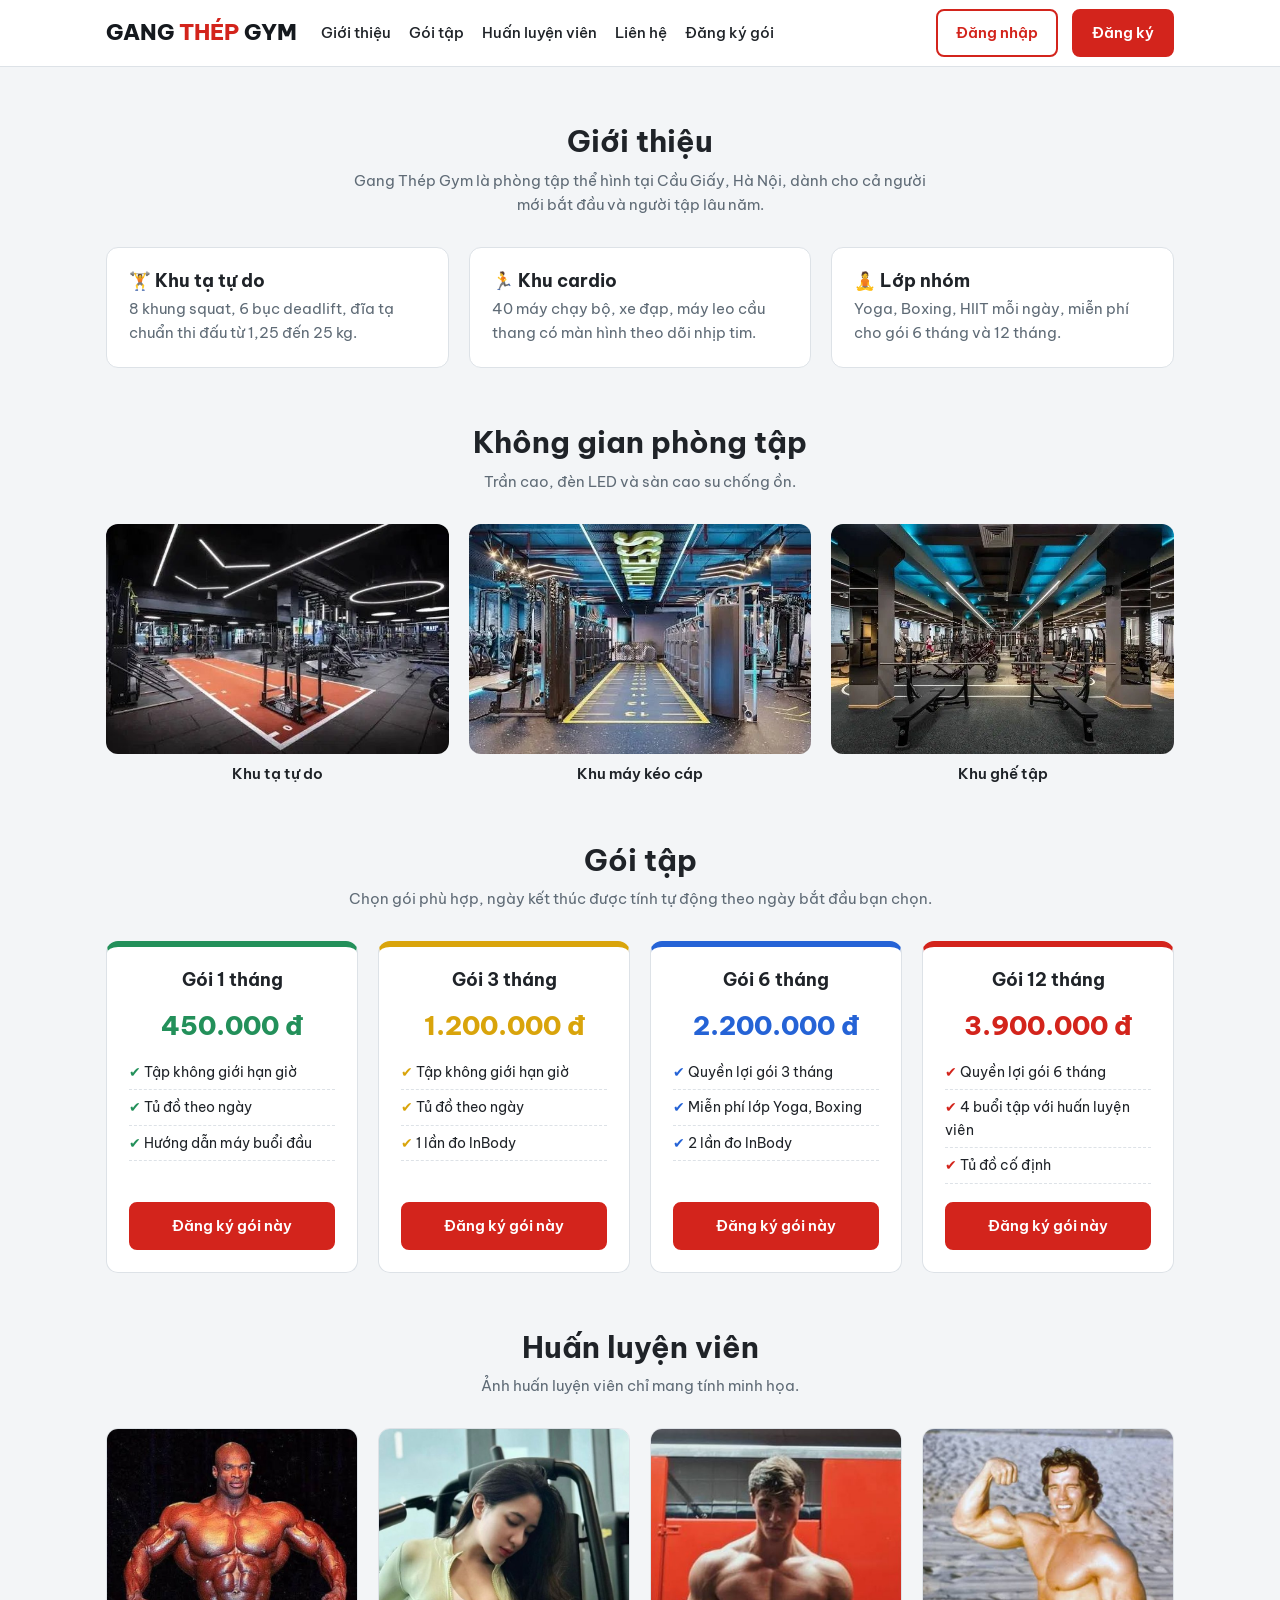
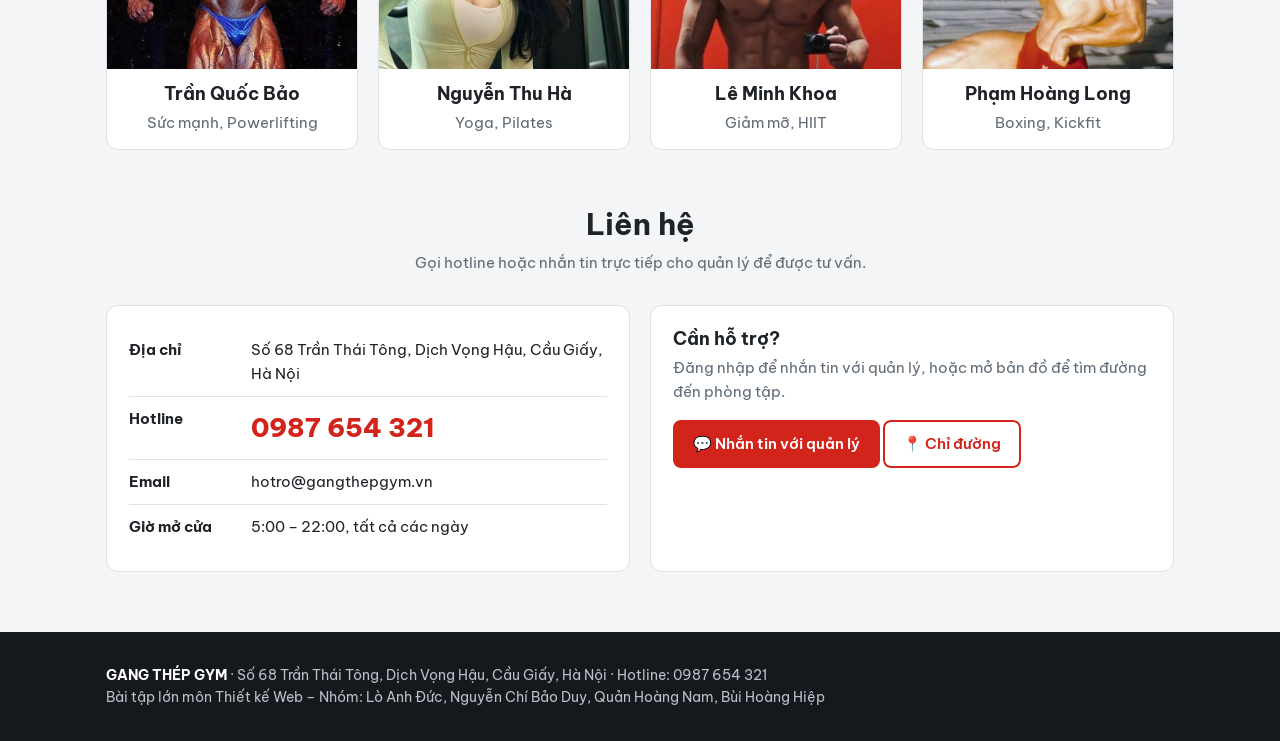
<file: index.html>
<!DOCTYPE html>
<html lang="vi">
<head>
  <meta charset="UTF-8">
  <meta name="viewport" content="width=device-width, initial-scale=1.0">
  <title>Trang chủ – Gang Thép Gym</title>
  <link rel="preconnect" href="https://fonts.googleapis.com">
  <link rel="preconnect" href="https://fonts.gstatic.com" crossorigin>
  <link rel="stylesheet" href="https://fonts.googleapis.com/css2?family=Be+Vietnam+Pro:wght@400;500;600;800&display=swap">
  <link rel="stylesheet" href="css/anhduc/style.css">
</head>
<body>

  <header>
    <div class="khung thanh-menu">
      <a href="index.html" class="logo">Gang <span>Thép</span> Gym</a>
      <button id="nutMenu" aria-label="Mở menu">☰</button>
      <nav id="menuChinh">
        <a href="index.html#gioi-thieu">Giới thiệu</a>
        <a href="index.html#goi-tap">Gói tập</a>
        <a href="index.html#huan-luyen-vien">Huấn luyện viên</a>
        <a href="index.html#lien-he">Liên hệ</a>
        <a href="dang-ky-goi.html">Đăng ký gói</a>
      </nav>
      <div id="khuVucTaiKhoan"></div>
    </div>
  </header>

  <main class="khung">

    <section class="muc" id="gioi-thieu">
      <h2>Giới thiệu</h2>
      <p class="mo-ta">Gang Thép Gym là phòng tập thể hình tại Cầu Giấy, Hà Nội, dành cho cả người mới bắt đầu và người tập lâu năm.</p>
      <div class="luoi-3">
        <div class="the"><h3>🏋️ Khu tạ tự do</h3><p>8 khung squat, 6 bục deadlift, đĩa tạ chuẩn thi đấu từ 1,25 đến 25 kg.</p></div>
        <div class="the"><h3>🏃 Khu cardio</h3><p>40 máy chạy bộ, xe đạp, máy leo cầu thang có màn hình theo dõi nhịp tim.</p></div>
        <div class="the"><h3>🧘 Lớp nhóm</h3><p>Yoga, Boxing, HIIT mỗi ngày, miễn phí cho gói 6 tháng và 12 tháng.</p></div>
      </div>
    </section>

    <section class="muc" id="anh-phong-tap">
      <h2>Không gian phòng tập</h2>
      <p class="mo-ta">Trần cao, đèn LED và sàn cao su chống ồn.</p>
      <div class="luoi-3">
        <div class="anh-phong-tap"><img src="images/gym-1.jpg" alt="Đường chạy sled màu đỏ giữa khu tạ"><p>Khu tạ tự do</p></div>
        <div class="anh-phong-tap"><img src="images/gym-2.jpg" alt="Lối đi giữa hai dãy máy kéo cáp"><p>Khu máy kéo cáp</p></div>
        <div class="anh-phong-tap"><img src="images/gym-3.jpg" alt="Dãy ghế đẩy ngực dưới trần đèn xanh"><p>Khu ghế tập</p></div>
      </div>
    </section>

    <section class="muc" id="goi-tap">
      <h2>Gói tập</h2>
      <p class="mo-ta">Chọn gói phù hợp, ngày kết thúc được tính tự động theo ngày bắt đầu bạn chọn.</p>
      <div class="luoi-4" id="danhSachGoi"></div>
    </section>

    <section class="muc" id="huan-luyen-vien">
      <h2>Huấn luyện viên</h2>
      <p class="mo-ta">Ảnh huấn luyện viên chỉ mang tính minh họa.</p>
      <div class="luoi-4">
        <div class="the hlv"><img src="images/pt-quocbao.jpg" alt="HLV Trần Quốc Bảo"><div><h3>Trần Quốc Bảo</h3><p>Sức mạnh, Powerlifting</p></div></div>
        <div class="the hlv"><img src="images/pt-nu.jpg" alt="HLV Nguyễn Thu Hà"><div><h3>Nguyễn Thu Hà</h3><p>Yoga, Pilates</p></div></div>
        <div class="the hlv"><img src="images/pt-minhkhoa.jpg" alt="HLV Lê Minh Khoa"><div><h3>Lê Minh Khoa</h3><p>Giảm mỡ, HIIT</p></div></div>
        <div class="the hlv"><img src="images/pt-hoanglong.jpg" alt="HLV Phạm Hoàng Long"><div><h3>Phạm Hoàng Long</h3><p>Boxing, Kickfit</p></div></div>
      </div>
    </section>

    <section class="muc" id="lien-he">
      <h2>Liên hệ</h2>
      <p class="mo-ta">Gọi hotline hoặc nhắn tin trực tiếp cho quản lý để được tư vấn.</p>
      <div class="lien-he">
        <div class="the">
          <div class="dong"><b>Địa chỉ</b><span>Số 68 Trần Thái Tông, Dịch Vọng Hậu, Cầu Giấy, Hà Nội</span></div>
          <div class="dong"><b>Hotline</b><span class="so-hotline">0987 654 321</span></div>
          <div class="dong"><b>Email</b><span>hotro@gangthepgym.vn</span></div>
          <div class="dong"><b>Giờ mở cửa</b><span>5:00 – 22:00, tất cả các ngày</span></div>
        </div>
        <div class="the">
          <h3>Cần hỗ trợ?</h3>
          <p style="margin-bottom:16px">Đăng nhập để nhắn tin với quản lý, hoặc mở bản đồ để tìm đường đến phòng tập.</p>
          <a href="tin-nhan.html" class="nut">💬 Nhắn tin với quản lý</a>
          <a href="https://www.google.com/maps/search/?api=1&query=68+Tr%E1%BA%A7n+Th%C3%A1i+T%C3%B4ng+C%E1%BA%A7u+Gi%E1%BA%A5y+H%C3%A0+N%E1%BB%99i" target="_blank" rel="noopener" class="nut nut-vien">📍 Chỉ đường</a>
        </div>
      </div>
    </section>
  </main>

  <footer>
    <div class="khung">
      <b>GANG THÉP GYM</b> · Số 68 Trần Thái Tông, Dịch Vọng Hậu, Cầu Giấy, Hà Nội · Hotline: 0987 654 321<br>
      Bài tập lớn môn Thiết kế Web – Nhóm: Lò Anh Đức, Nguyễn Chí Bảo Duy, Quản Hoàng Nam, Bùi Hoàng Hiệp
    </div>
  </footer>

  <script src="js/anhduc/common.js"></script>
  <script src="js/duy/trang-chu.js"></script>
</body>
</html>
</file>
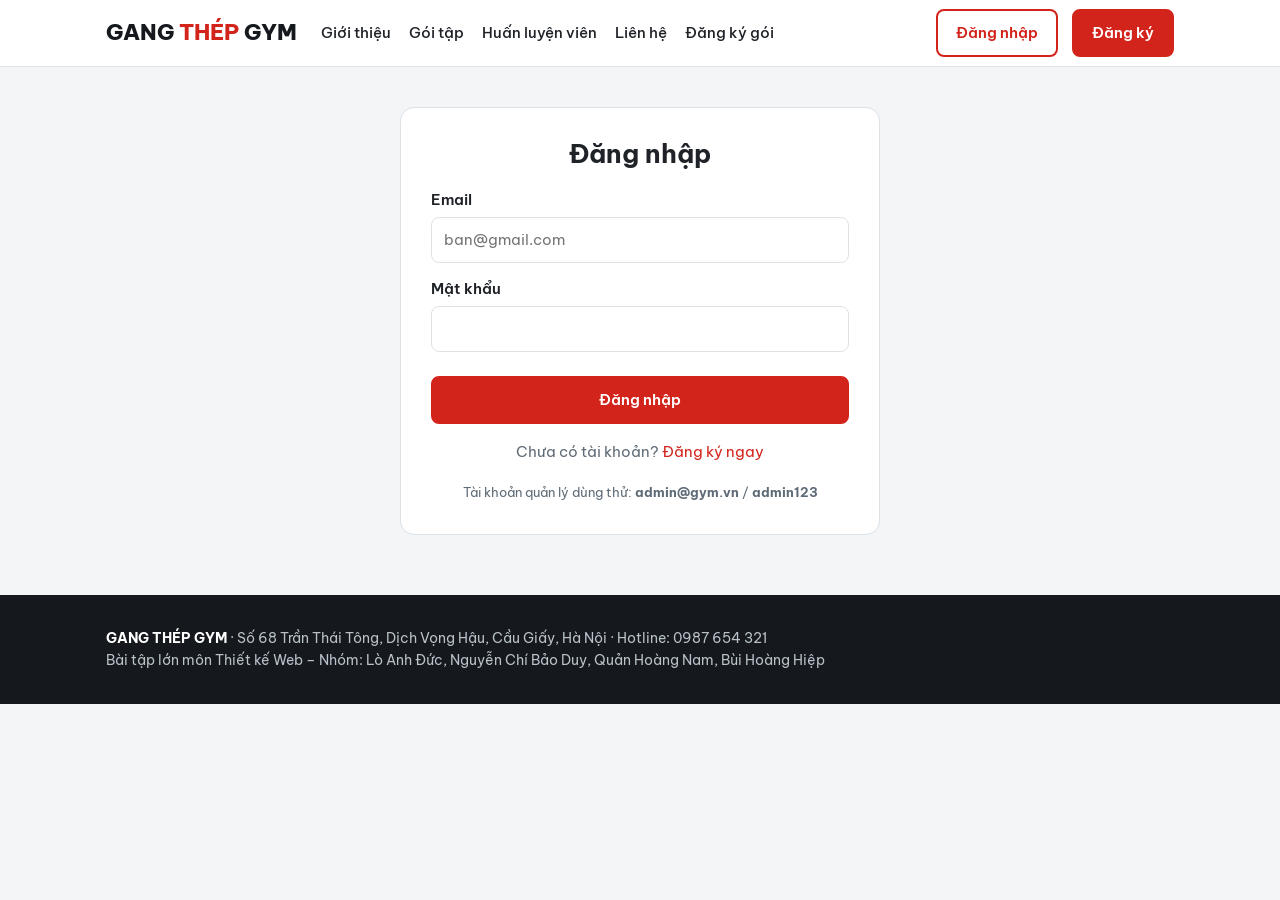
<file: dang-ky-goi.html>
<!DOCTYPE html>
<html lang="vi">
<head>
  <meta charset="UTF-8">
  <meta name="viewport" content="width=device-width, initial-scale=1.0">
  <title>Đăng ký gói tập – Gang Thép Gym</title>
  <link rel="preconnect" href="https://fonts.googleapis.com">
  <link rel="preconnect" href="https://fonts.gstatic.com" crossorigin>
  <link rel="stylesheet" href="https://fonts.googleapis.com/css2?family=Be+Vietnam+Pro:wght@400;500;600;800&display=swap">
  <link rel="stylesheet" href="css/anhduc/style.css">
</head>
<body>

  <header>
    <div class="khung thanh-menu">
      <a href="index.html" class="logo">Gang <span>Thép</span> Gym</a>
      <button id="nutMenu" aria-label="Mở menu">☰</button>
      <nav id="menuChinh">
        <a href="index.html#gioi-thieu">Giới thiệu</a>
        <a href="index.html#goi-tap">Gói tập</a>
        <a href="index.html#huan-luyen-vien">Huấn luyện viên</a>
        <a href="index.html#lien-he">Liên hệ</a>
        <a href="dang-ky-goi.html">Đăng ký gói</a>
      </nav>
      <div id="khuVucTaiKhoan"></div>
    </div>
  </header>

  <main class="khung">
    <form class="khung-form rong" id="formDangKyGoi" novalidate>
      <h1 id="tieuDeForm">Đăng ký gói tập</h1>
      <div class="hai-cot">
        <div class="o-nhap"><label for="hoTen">Họ và tên</label><input id="hoTen"><span class="loi" id="loiHoTen"></span></div>
        <div class="o-nhap"><label for="sdt">Số điện thoại</label><input id="sdt" placeholder="09xxxxxxxx"><span class="loi" id="loiSdt"></span></div>
      </div>
      <div class="o-nhap"><label for="diaChi">Địa chỉ</label><input id="diaChi" placeholder="Số nhà, đường, phường, quận, thành phố"><span class="loi" id="loiDiaChi"></span></div>
      <div class="o-nhap"><label for="goiTap">Chọn gói tập</label><select id="goiTap"></select></div>
      <div class="hai-cot">
        <div class="o-nhap"><label for="ngayBatDau">Ngày bắt đầu</label><input id="ngayBatDau" type="date"><span class="loi" id="loiNgay"></span></div>
        <div class="o-nhap"><label for="ngayKetThuc">Ngày kết thúc (tự tính)</label><input id="ngayKetThuc" readonly></div>
      </div>
      <div class="hop-tom-tat">Tổng tiền: <span class="tong" id="tongTien">0 đ</span></div>
      <button type="submit" class="nut" style="width:100%" id="nutGui">Gửi đăng ký</button>
      <p class="goi-y"><small>Sau khi gửi, bạn thanh toán tại quầy. Quản lý sẽ duyệt và kích hoạt gói.</small></p>
    </form>
  </main>

  <footer>
    <div class="khung">
      <b>GANG THÉP GYM</b> · Số 68 Trần Thái Tông, Dịch Vọng Hậu, Cầu Giấy, Hà Nội · Hotline: 0987 654 321<br>
      Bài tập lớn môn Thiết kế Web – Nhóm: Lò Anh Đức, Nguyễn Chí Bảo Duy, Quản Hoàng Nam, Bùi Hoàng Hiệp
    </div>
  </footer>

  <script src="js/anhduc/common.js"></script>
  <script src="js/nam/dang-ky-goi.js"></script>
</body>
</html>
</file>
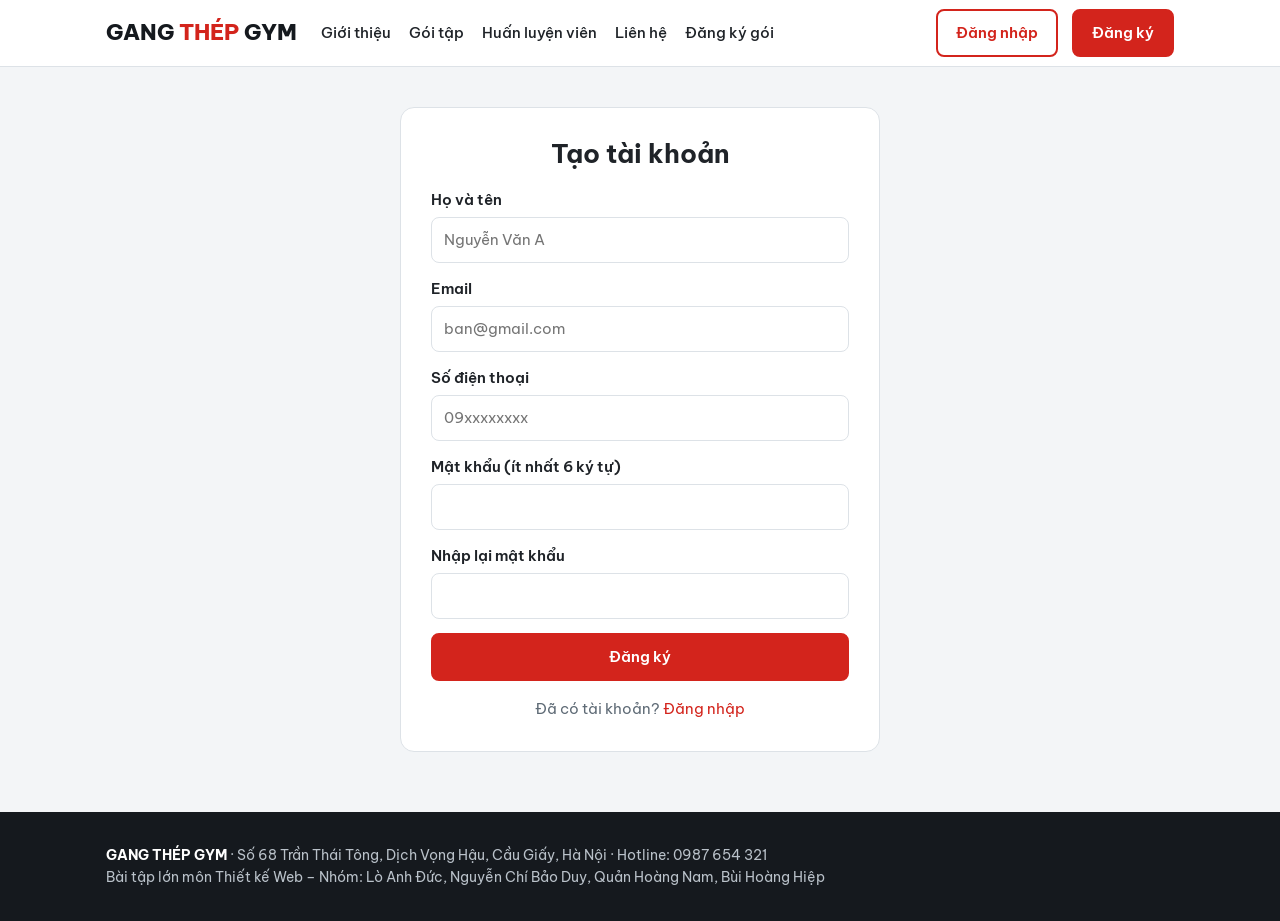
<file: dang-ky.html>
<!DOCTYPE html>
<html lang="vi">
<head>
  <meta charset="UTF-8">
  <meta name="viewport" content="width=device-width, initial-scale=1.0">
  <title>Đăng ký tài khoản – Gang Thép Gym</title>
  <link rel="preconnect" href="https://fonts.googleapis.com">
  <link rel="preconnect" href="https://fonts.gstatic.com" crossorigin>
  <link rel="stylesheet" href="https://fonts.googleapis.com/css2?family=Be+Vietnam+Pro:wght@400;500;600;800&display=swap">
  <link rel="stylesheet" href="css/anhduc/style.css">
</head>
<body>

  <header>
    <div class="khung thanh-menu">
      <a href="index.html" class="logo">Gang <span>Thép</span> Gym</a>
      <button id="nutMenu" aria-label="Mở menu">☰</button>
      <nav id="menuChinh">
        <a href="index.html#gioi-thieu">Giới thiệu</a>
        <a href="index.html#goi-tap">Gói tập</a>
        <a href="index.html#huan-luyen-vien">Huấn luyện viên</a>
        <a href="index.html#lien-he">Liên hệ</a>
        <a href="dang-ky-goi.html">Đăng ký gói</a>
      </nav>
      <div id="khuVucTaiKhoan"></div>
    </div>
  </header>

  <main class="khung">
    <form class="khung-form" id="formDangKy" novalidate>
      <h1>Tạo tài khoản</h1>
      <div class="o-nhap"><label for="hoTen">Họ và tên</label><input id="hoTen" placeholder="Nguyễn Văn A"><span class="loi" id="loiHoTen"></span></div>
      <div class="o-nhap"><label for="email">Email</label><input id="email" type="email" placeholder="ban@gmail.com"><span class="loi" id="loiEmail"></span></div>
      <div class="o-nhap"><label for="sdt">Số điện thoại</label><input id="sdt" placeholder="09xxxxxxxx"><span class="loi" id="loiSdt"></span></div>
      <div class="o-nhap"><label for="matKhau">Mật khẩu (ít nhất 6 ký tự)</label><input id="matKhau" type="password"><span class="loi" id="loiMatKhau"></span></div>
      <div class="o-nhap"><label for="nhapLai">Nhập lại mật khẩu</label><input id="nhapLai" type="password"><span class="loi" id="loiNhapLai"></span></div>
      <button type="submit" class="nut" style="width:100%">Đăng ký</button>
      <p class="goi-y">Đã có tài khoản? <a href="dang-nhap.html">Đăng nhập</a></p>
    </form>
  </main>

  <footer>
    <div class="khung">
      <b>GANG THÉP GYM</b> · Số 68 Trần Thái Tông, Dịch Vọng Hậu, Cầu Giấy, Hà Nội · Hotline: 0987 654 321<br>
      Bài tập lớn môn Thiết kế Web – Nhóm: Lò Anh Đức, Nguyễn Chí Bảo Duy, Quản Hoàng Nam, Bùi Hoàng Hiệp
    </div>
  </footer>

  <script src="js/anhduc/common.js"></script>
  <script src="js/duy/dang-ky.js"></script>
</body>
</html>
</file>
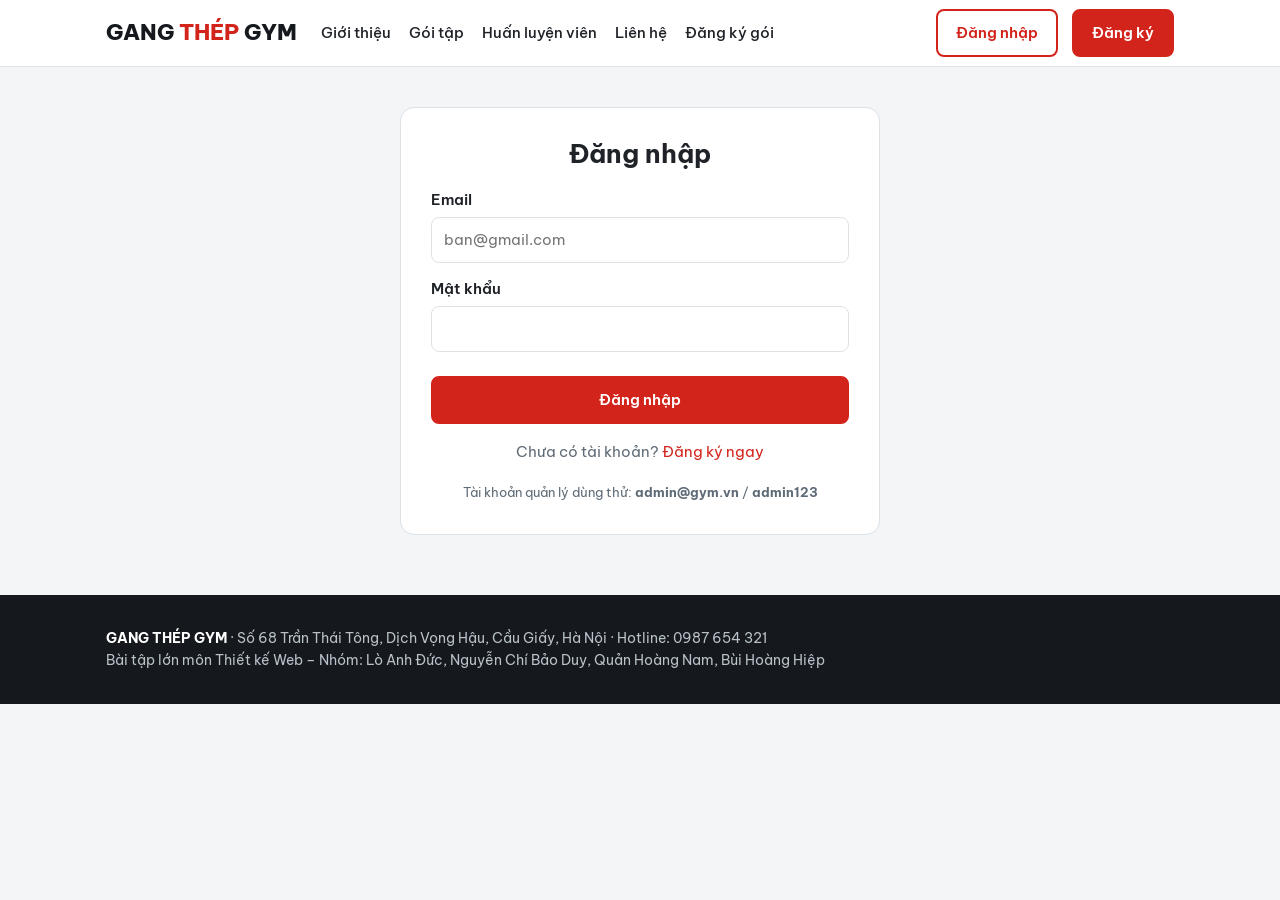
<file: dang-nhap.html>
<!DOCTYPE html>
<html lang="vi">
<head>
  <meta charset="UTF-8">
  <meta name="viewport" content="width=device-width, initial-scale=1.0">
  <title>Đăng nhập – Gang Thép Gym</title>
  <link rel="preconnect" href="https://fonts.googleapis.com">
  <link rel="preconnect" href="https://fonts.gstatic.com" crossorigin>
  <link rel="stylesheet" href="https://fonts.googleapis.com/css2?family=Be+Vietnam+Pro:wght@400;500;600;800&display=swap">
  <link rel="stylesheet" href="css/anhduc/style.css">
</head>
<body>

  <header>
    <div class="khung thanh-menu">
      <a href="index.html" class="logo">Gang <span>Thép</span> Gym</a>
      <button id="nutMenu" aria-label="Mở menu">☰</button>
      <nav id="menuChinh">
        <a href="index.html#gioi-thieu">Giới thiệu</a>
        <a href="index.html#goi-tap">Gói tập</a>
        <a href="index.html#huan-luyen-vien">Huấn luyện viên</a>
        <a href="index.html#lien-he">Liên hệ</a>
        <a href="dang-ky-goi.html">Đăng ký gói</a>
      </nav>
      <div id="khuVucTaiKhoan"></div>
    </div>
  </header>

  <main class="khung">
    <form class="khung-form" id="formDangNhap" novalidate>
      <h1>Đăng nhập</h1>
      <div class="o-nhap"><label for="email">Email</label><input id="email" type="email" placeholder="ban@gmail.com"></div>
      <div class="o-nhap"><label for="matKhau">Mật khẩu</label><input id="matKhau" type="password"></div>
      <span class="loi" id="loiDangNhap"></span>
      <button type="submit" class="nut" style="width:100%;margin-top:10px">Đăng nhập</button>
      <p class="goi-y">Chưa có tài khoản? <a href="dang-ky.html">Đăng ký ngay</a></p>
      <p class="goi-y"><small>Tài khoản quản lý dùng thử: <b>admin@gym.vn</b> / <b>admin123</b></small></p>
    </form>
  </main>

  <footer>
    <div class="khung">
      <b>GANG THÉP GYM</b> · Số 68 Trần Thái Tông, Dịch Vọng Hậu, Cầu Giấy, Hà Nội · Hotline: 0987 654 321<br>
      Bài tập lớn môn Thiết kế Web – Nhóm: Lò Anh Đức, Nguyễn Chí Bảo Duy, Quản Hoàng Nam, Bùi Hoàng Hiệp
    </div>
  </footer>

  <script src="js/anhduc/common.js"></script>
  <script src="js/anhduc/dang-nhap.js"></script>
</body>
</html>
</file>
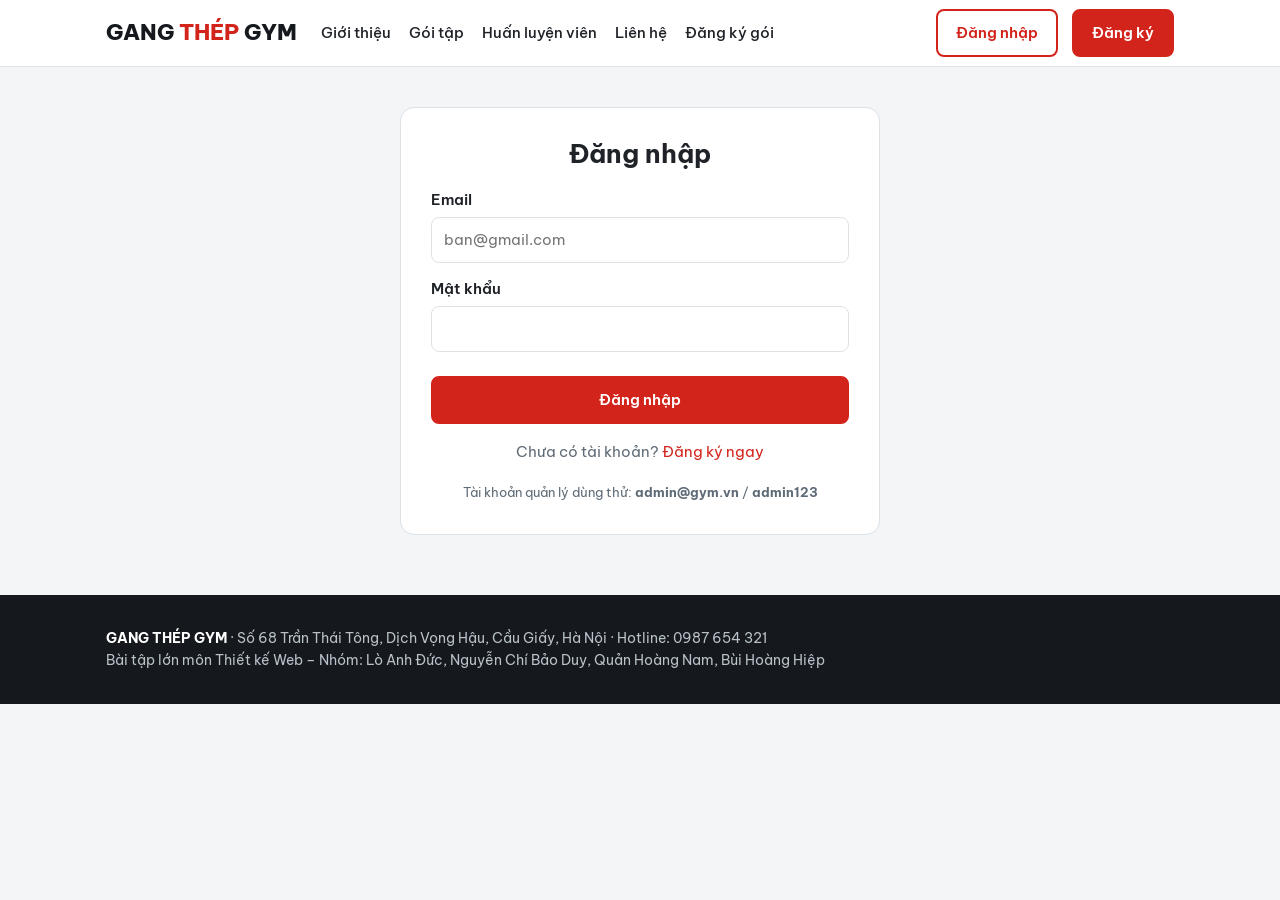
<file: goi-cua-toi.html>
<!DOCTYPE html>
<html lang="vi">
<head>
  <meta charset="UTF-8">
  <meta name="viewport" content="width=device-width, initial-scale=1.0">
  <title>Gói của tôi – Gang Thép Gym</title>
  <link rel="preconnect" href="https://fonts.googleapis.com">
  <link rel="preconnect" href="https://fonts.gstatic.com" crossorigin>
  <link rel="stylesheet" href="https://fonts.googleapis.com/css2?family=Be+Vietnam+Pro:wght@400;500;600;800&display=swap">
  <link rel="stylesheet" href="css/anhduc/style.css">
</head>
<body>

  <header>
    <div class="khung thanh-menu">
      <a href="index.html" class="logo">Gang <span>Thép</span> Gym</a>
      <button id="nutMenu" aria-label="Mở menu">☰</button>
      <nav id="menuChinh">
        <a href="index.html#gioi-thieu">Giới thiệu</a>
        <a href="index.html#goi-tap">Gói tập</a>
        <a href="index.html#huan-luyen-vien">Huấn luyện viên</a>
        <a href="index.html#lien-he">Liên hệ</a>
        <a href="dang-ky-goi.html">Đăng ký gói</a>
      </nav>
      <div id="khuVucTaiKhoan"></div>
    </div>
  </header>

  <main class="khung">
    <section class="muc">
      <h2>Các gói đã đăng ký</h2>
      <p class="mo-ta">Theo dõi ngày bắt đầu, ngày kết thúc và trạng thái từng gói. Bạn có thể đổi sang gói khác hoặc hủy gói.</p>
      <div class="bang-cuon">
        <table>
          <thead>
            <tr><th>STT</th><th>Gói tập</th><th>Ngày đăng ký</th><th>Ngày bắt đầu</th><th>Ngày kết thúc</th><th>Số tiền</th><th>Trạng thái</th><th>Thao tác</th></tr>
          </thead>
          <tbody id="bangGoiCuaToi"></tbody>
        </table>
      </div>
      <p style="margin-top:16px"><a href="dang-ky-goi.html" class="nut">+ Đăng ký gói mới</a></p>
    </section>
  </main>

  <footer>
    <div class="khung">
      <b>GANG THÉP GYM</b> · Số 68 Trần Thái Tông, Dịch Vọng Hậu, Cầu Giấy, Hà Nội · Hotline: 0987 654 321<br>
      Bài tập lớn môn Thiết kế Web – Nhóm: Lò Anh Đức, Nguyễn Chí Bảo Duy, Quản Hoàng Nam, Bùi Hoàng Hiệp
    </div>
  </footer>

  <script src="js/anhduc/common.js"></script>
  <script src="js/nam/goi-cua-toi.js"></script>
</body>
</html>
</file>
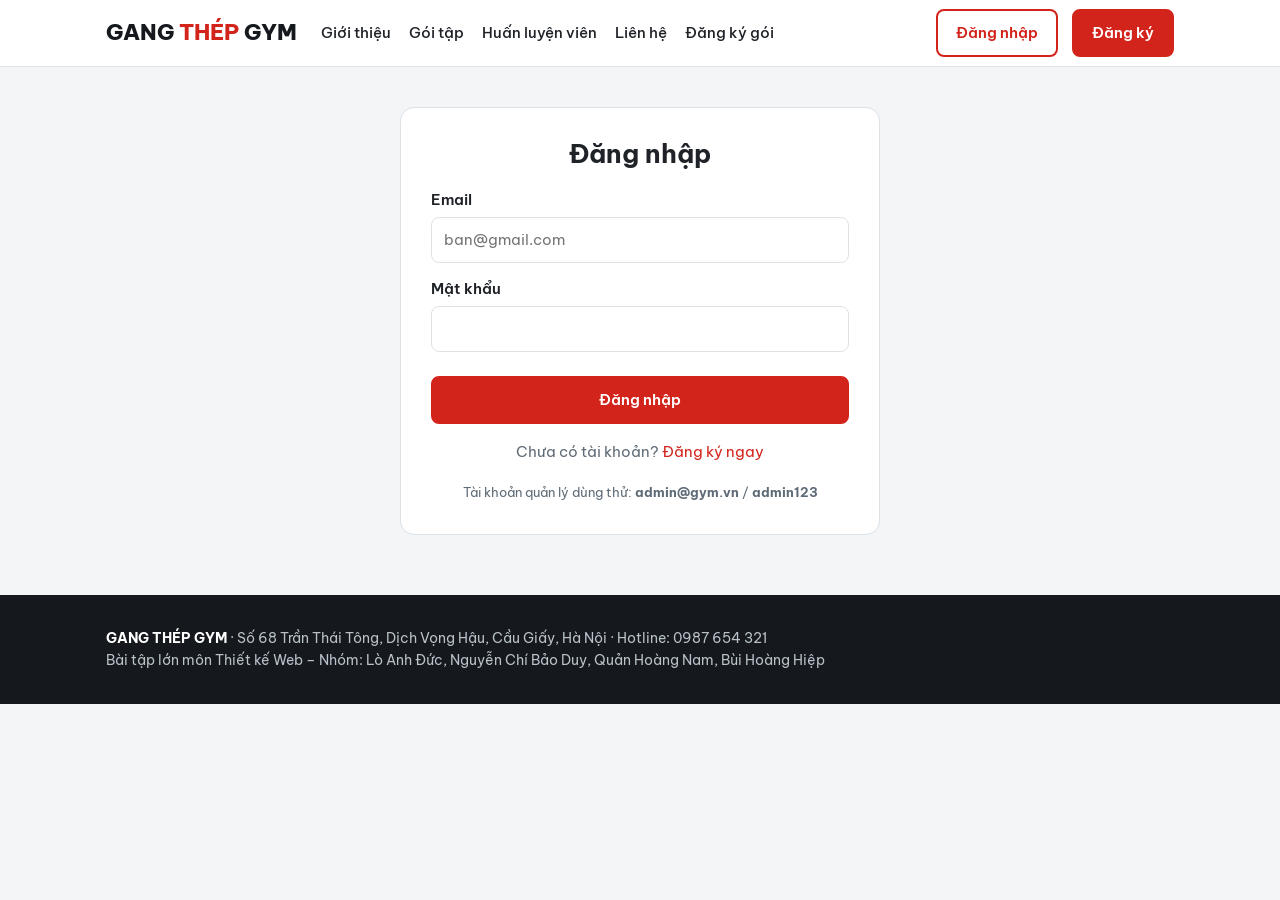
<file: quan-ly.html>
<!DOCTYPE html>
<html lang="vi">
<head>
  <meta charset="UTF-8">
  <meta name="viewport" content="width=device-width, initial-scale=1.0">
  <title>Trang quản lý – Gang Thép Gym</title>
  <link rel="preconnect" href="https://fonts.googleapis.com">
  <link rel="preconnect" href="https://fonts.gstatic.com" crossorigin>
  <link rel="stylesheet" href="https://fonts.googleapis.com/css2?family=Be+Vietnam+Pro:wght@400;500;600;800&display=swap">
  <link rel="stylesheet" href="css/anhduc/style.css">
</head>
<body>

  <header>
    <div class="khung thanh-menu">
      <a href="index.html" class="logo">Gang <span>Thép</span> Gym</a>
      <button id="nutMenu" aria-label="Mở menu">☰</button>
      <nav id="menuChinh">
        <a href="index.html#gioi-thieu">Giới thiệu</a>
        <a href="index.html#goi-tap">Gói tập</a>
        <a href="index.html#huan-luyen-vien">Huấn luyện viên</a>
        <a href="index.html#lien-he">Liên hệ</a>
        <a href="dang-ky-goi.html">Đăng ký gói</a>
      </nav>
      <div id="khuVucTaiKhoan"></div>
    </div>
  </header>

  <main class="khung">
    <section class="muc">
      <h2>Trang quản lý</h2>
      <p class="mo-ta">Duyệt đăng ký gói tập, xem danh sách hội viên và trả lời tin nhắn.</p>

      <div class="so-lieu">
        <div class="the"><b id="soHoiVien">0</b>Hội viên</div>
        <div class="the"><b id="soChoDuyet">0</b>Đăng ký chờ duyệt</div>
        <div class="the"><b id="soDangTap">0</b>Gói đang hoạt động</div>
        <div class="the"><b id="doanhThu">0 đ</b>Doanh thu đã duyệt</div>
      </div>

      <h3 class="tieu-de-muc">Danh sách đăng ký gói tập</h3>
      <div class="bang-cuon">
        <table>
          <thead><tr><th>Họ tên</th><th>SĐT</th><th>Địa chỉ</th><th>Gói</th><th>Bắt đầu</th><th>Kết thúc</th><th>Số tiền</th><th>Trạng thái</th><th>Thao tác</th></tr></thead>
          <tbody id="bangDangKy"></tbody>
        </table>
      </div>

      <h3 class="tieu-de-muc">Danh sách hội viên</h3>
      <div class="bang-cuon">
        <table>
          <thead><tr><th>STT</th><th>Họ tên</th><th>Email</th><th>Số điện thoại</th><th>Số gói đã đăng ký</th></tr></thead>
          <tbody id="bangHoiVien"></tbody>
        </table>
      </div>

      <h3 class="tieu-de-muc">Tin nhắn của hội viên</h3>
      <div class="chon-hoi-vien" id="chonHoiVien"></div>
      <div class="khung-chat" style="margin:0;max-width:none">
        <div class="danh-sach-tin" id="danhSachTin"></div>
        <form class="o-gui" id="formTraLoi">
          <input id="noiDungTraLoi" placeholder="Trả lời hội viên..." autocomplete="off">
          <button type="submit" class="nut">Gửi</button>
        </form>
      </div>
    </section>
  </main>

  <footer>
    <div class="khung">
      <b>GANG THÉP GYM</b> · Số 68 Trần Thái Tông, Dịch Vọng Hậu, Cầu Giấy, Hà Nội · Hotline: 0987 654 321<br>
      Bài tập lớn môn Thiết kế Web – Nhóm: Lò Anh Đức, Nguyễn Chí Bảo Duy, Quản Hoàng Nam, Bùi Hoàng Hiệp
    </div>
  </footer>

  <script src="js/anhduc/common.js"></script>
  <script src="js/hiep/quan-ly.js"></script>
</body>
</html>
</file>
<file: css/anhduc/style.css>
:root {
  --do: #D3241C;
  --do-dam: #A81B14;
  --den: #15191E;
  --chu: #1F2328;
  --xam: #5F6B76;
  --vien: #DDE2E7;
  --nen: #F3F5F7;
  --trang: #FFFFFF;
  --xanh: #1F8A52;
  --vang: #B07A00;
}

* {
  box-sizing: border-box;
}

body {
  margin: 0;
  font-family: 'Be Vietnam Pro', Arial, sans-serif;
  font-size: 15px;
  line-height: 1.6;
  color: var(--chu);
  background: var(--nen);
}

a {
  color: var(--do);
  text-decoration: none;
}

img {
  max-width: 100%;
  display: block;
}

h1, h2, h3 {
  line-height: 1.25;
  margin-top: 0;
}

.khung {
  max-width: 1100px;
  margin: 0 auto;
  padding: 0 16px;
}

.nut {
  display: inline-block;
  padding: 10px 18px;
  border: 2px solid var(--do);
  border-radius: 8px;
  background: var(--do);
  color: #fff;
  font: inherit;
  font-weight: 600;
  cursor: pointer;
}

.nut-vien {
  background: transparent;
  color: var(--do);
}

.nut-nho {
  padding: 5px 10px;
  font-size: 13px;
}

.nut-xam {
  background: #fff;
  color: var(--chu);
  border-color: var(--vien);
}

header {
  background: #fff;
  border-bottom: 1px solid var(--vien);
  position: sticky;
  top: 0;
  z-index: 10;
}

.thanh-menu {
  display: flex;
  align-items: center;
  gap: 24px;
  height: 66px;
}

.logo {
  font-size: 22px;
  font-weight: 800;
  color: var(--den);
  text-transform: uppercase;
  white-space: nowrap;
}

.logo span {
  color: var(--do);
}

#menuChinh {
  display: flex;
  gap: 18px;
  flex: 1;
  white-space: nowrap;
}

#menuChinh a, #khuVucTaiKhoan a:not(.nut) {
  color: var(--chu);
  font-weight: 500;
}

#khuVucTaiKhoan {
  display: flex;
  align-items: center;
  gap: 14px;
  white-space: nowrap;
}

.xin-chao {
  color: var(--xam);
  font-size: 14px;
}

#nutMenu {
  display: none;
  background: none;
  border: 1px solid var(--vien);
  border-radius: 6px;
  font-size: 20px;
  padding: 2px 10px;
  cursor: pointer;
}

footer {
  background: var(--den);
  color: #B9C1C9;
  padding: 32px 0;
  margin-top: 60px;
  font-size: 14px;
}

footer b {
  color: #fff;
}

.thong-bao {
  position: fixed;
  right: 20px;
  bottom: 20px;
  z-index: 100;
  background: var(--den);
  color: #fff;
  padding: 12px 18px;
  border-left: 4px solid var(--do);
  border-radius: 8px;
  box-shadow: 0 6px 20px rgba(0, 0, 0, 0.2);
}

.muc {
  padding: 56px 0 0;
}

.muc h2 {
  font-size: 30px;
  text-align: center;
  margin-bottom: 8px;
}

.muc .mo-ta {
  text-align: center;
  color: var(--xam);
  margin: 0 auto 30px;
  max-width: 600px;
}

.luoi-3 {
  display: grid;
  grid-template-columns: repeat(3, 1fr);
  gap: 20px;
}

.luoi-4 {
  display: grid;
  grid-template-columns: repeat(4, 1fr);
  gap: 20px;
}

.the {
  background: #fff;
  border: 1px solid var(--vien);
  border-radius: 12px;
  padding: 22px;
}

.the h3 {
  margin-bottom: 6px;
}

.the p {
  margin: 0;
  color: var(--xam);
}

.anh-phong-tap img {
  width: 100%;
  height: 230px;
  object-fit: cover;
  border-radius: 12px;
}

.anh-phong-tap p {
  text-align: center;
  font-weight: 600;
  margin: 8px 0 0;
}

.goi-tap {
  text-align: center;
  border-top: 6px solid var(--mau-goi);
  display: flex;
  flex-direction: column;
}

.goi-tap .nut {
  margin-top: auto;
}

.goi-tap .gia {
  font-size: 26px;
  font-weight: 800;
  color: var(--mau-goi);
  margin: 8px 0;
}

.goi-tap ul {
  list-style: none;
  padding: 0;
  margin: 0 0 18px;
  text-align: left;
  font-size: 14px;
}

.goi-tap li {
  padding: 6px 0;
  border-bottom: 1px dashed var(--vien);
}

.goi-tap li::before {
  content: '✔ ';
  color: var(--mau-goi);
}

.hlv {
  padding: 0;
  overflow: hidden;
  text-align: center;
}

.hlv img {
  width: 100%;
  height: 240px;
  object-fit: cover;
  object-position: top;
}

.hlv div {
  padding: 14px;
}

.lien-he {
  display: grid;
  grid-template-columns: 1fr 1fr;
  gap: 20px;
}

.lien-he .dong {
  display: flex;
  gap: 12px;
  padding: 10px 0;
  border-bottom: 1px solid var(--vien);
}

.lien-he .dong:last-child {
  border-bottom: 0;
}

.lien-he .dong b {
  min-width: 110px;
}

.so-hotline {
  font-size: 26px;
  font-weight: 800;
  color: var(--do);
}

.khung-form {
  max-width: 480px;
  margin: 40px auto 0;
  background: #fff;
  border: 1px solid var(--vien);
  border-radius: 14px;
  padding: 30px;
}

.khung-form.rong {
  max-width: 680px;
}

.khung-form h1 {
  font-size: 26px;
  text-align: center;
}

.o-nhap {
  margin-bottom: 14px;
}

.o-nhap label {
  display: block;
  font-weight: 600;
  margin-bottom: 5px;
}

.o-nhap input, .o-nhap select, .o-nhap textarea {
  width: 100%;
  padding: 10px 12px;
  border: 1px solid var(--vien);
  border-radius: 8px;
  font: inherit;
}

.o-nhap input:focus, .o-nhap select:focus, .o-nhap textarea:focus {
  outline: none;
  border-color: var(--do);
}

.o-nhap input[readonly] {
  background: var(--nen);
}

.loi {
  color: var(--do);
  font-size: 13px;
  display: block;
  margin-top: 3px;
}

.hai-cot {
  display: grid;
  grid-template-columns: 1fr 1fr;
  gap: 0 16px;
}

.goi-y {
  text-align: center;
  color: var(--xam);
  margin: 16px 0 0;
}

.hop-tom-tat {
  background: var(--nen);
  border-radius: 8px;
  padding: 14px;
  margin-bottom: 16px;
}

.hop-tom-tat .tong {
  font-size: 22px;
  font-weight: 800;
  color: var(--do);
}

.bang-cuon {
  overflow-x: auto;
}

table {
  width: 100%;
  border-collapse: collapse;
  background: #fff;
  min-width: 760px;
}

th, td {
  padding: 11px 12px;
  border-bottom: 1px solid var(--vien);
  text-align: left;
}

th {
  background: var(--den);
  color: #fff;
  font-weight: 600;
  font-size: 14px;
}

.nhan {
  padding: 3px 10px;
  border-radius: 20px;
  font-size: 13px;
  font-weight: 600;
  white-space: nowrap;
}

.nhan-xanh {
  background: #E3F3EA;
  color: var(--xanh);
}

.nhan-vang {
  background: #FBF0D7;
  color: var(--vang);
}

.nhan-xam {
  background: #ECEEF0;
  color: var(--xam);
}

.trong {
  text-align: center;
  color: var(--xam);
  padding: 30px;
}

.khung-chat {
  max-width: 680px;
  margin: 30px auto 0;
  background: #fff;
  border: 1px solid var(--vien);
  border-radius: 14px;
  overflow: hidden;
}

.dau-chat {
  background: var(--den);
  color: #fff;
  padding: 14px 18px;
}

.dau-chat small {
  color: #9AA4AE;
  display: block;
}

.danh-sach-tin {
  height: 380px;
  overflow-y: auto;
  padding: 16px;
  background: var(--nen);
  display: flex;
  flex-direction: column;
  gap: 8px;
}

.tin {
  max-width: 75%;
  padding: 8px 12px;
  border-radius: 12px;
  background: #fff;
  border: 1px solid var(--vien);
  align-self: flex-start;
}

.tin.cua-toi {
  align-self: flex-end;
  background: var(--do);
  color: #fff;
  border-color: var(--do);
}

.tin small {
  display: block;
  font-size: 11px;
  opacity: 0.7;
}

.o-gui {
  display: flex;
  gap: 8px;
  padding: 12px;
  border-top: 1px solid var(--vien);
}

.o-gui input {
  flex: 1;
  padding: 10px 12px;
  border: 1px solid var(--vien);
  border-radius: 8px;
  font: inherit;
}

.so-lieu {
  display: grid;
  grid-template-columns: repeat(4, 1fr);
  gap: 16px;
  margin: 24px 0;
}

.so-lieu .the b {
  display: block;
  font-size: 30px;
  color: var(--do);
}

.tieu-de-muc {
  margin: 30px 0 12px;
  font-size: 20px;
}

.chon-hoi-vien {
  display: flex;
  flex-wrap: wrap;
  gap: 8px;
  margin-bottom: 12px;
}

@media (max-width: 1150px) {
  #nutMenu {
    display: block;
    margin-left: auto;
  }
  .thanh-menu {
    flex-wrap: wrap;
    height: auto;
    padding: 12px 0;
  }
  #menuChinh, #khuVucTaiKhoan {
    display: none;
    flex: none;
    width: 100%;
    flex-direction: column;
    gap: 10px;
    align-items: flex-start;
    padding-bottom: 6px;
  }
  #menuChinh.mo, #menuChinh.mo + #khuVucTaiKhoan {
    display: flex;
  }
}

@media (max-width: 900px) {
  .luoi-4, .so-lieu {
    grid-template-columns: repeat(2, 1fr);
  }
  .luoi-3, .lien-he {
    grid-template-columns: 1fr;
  }
}

@media (max-width: 560px) {
  .luoi-4, .so-lieu, .hai-cot {
    grid-template-columns: 1fr;
  }
  .khung-form {
    padding: 20px;
  }
}
</file>
